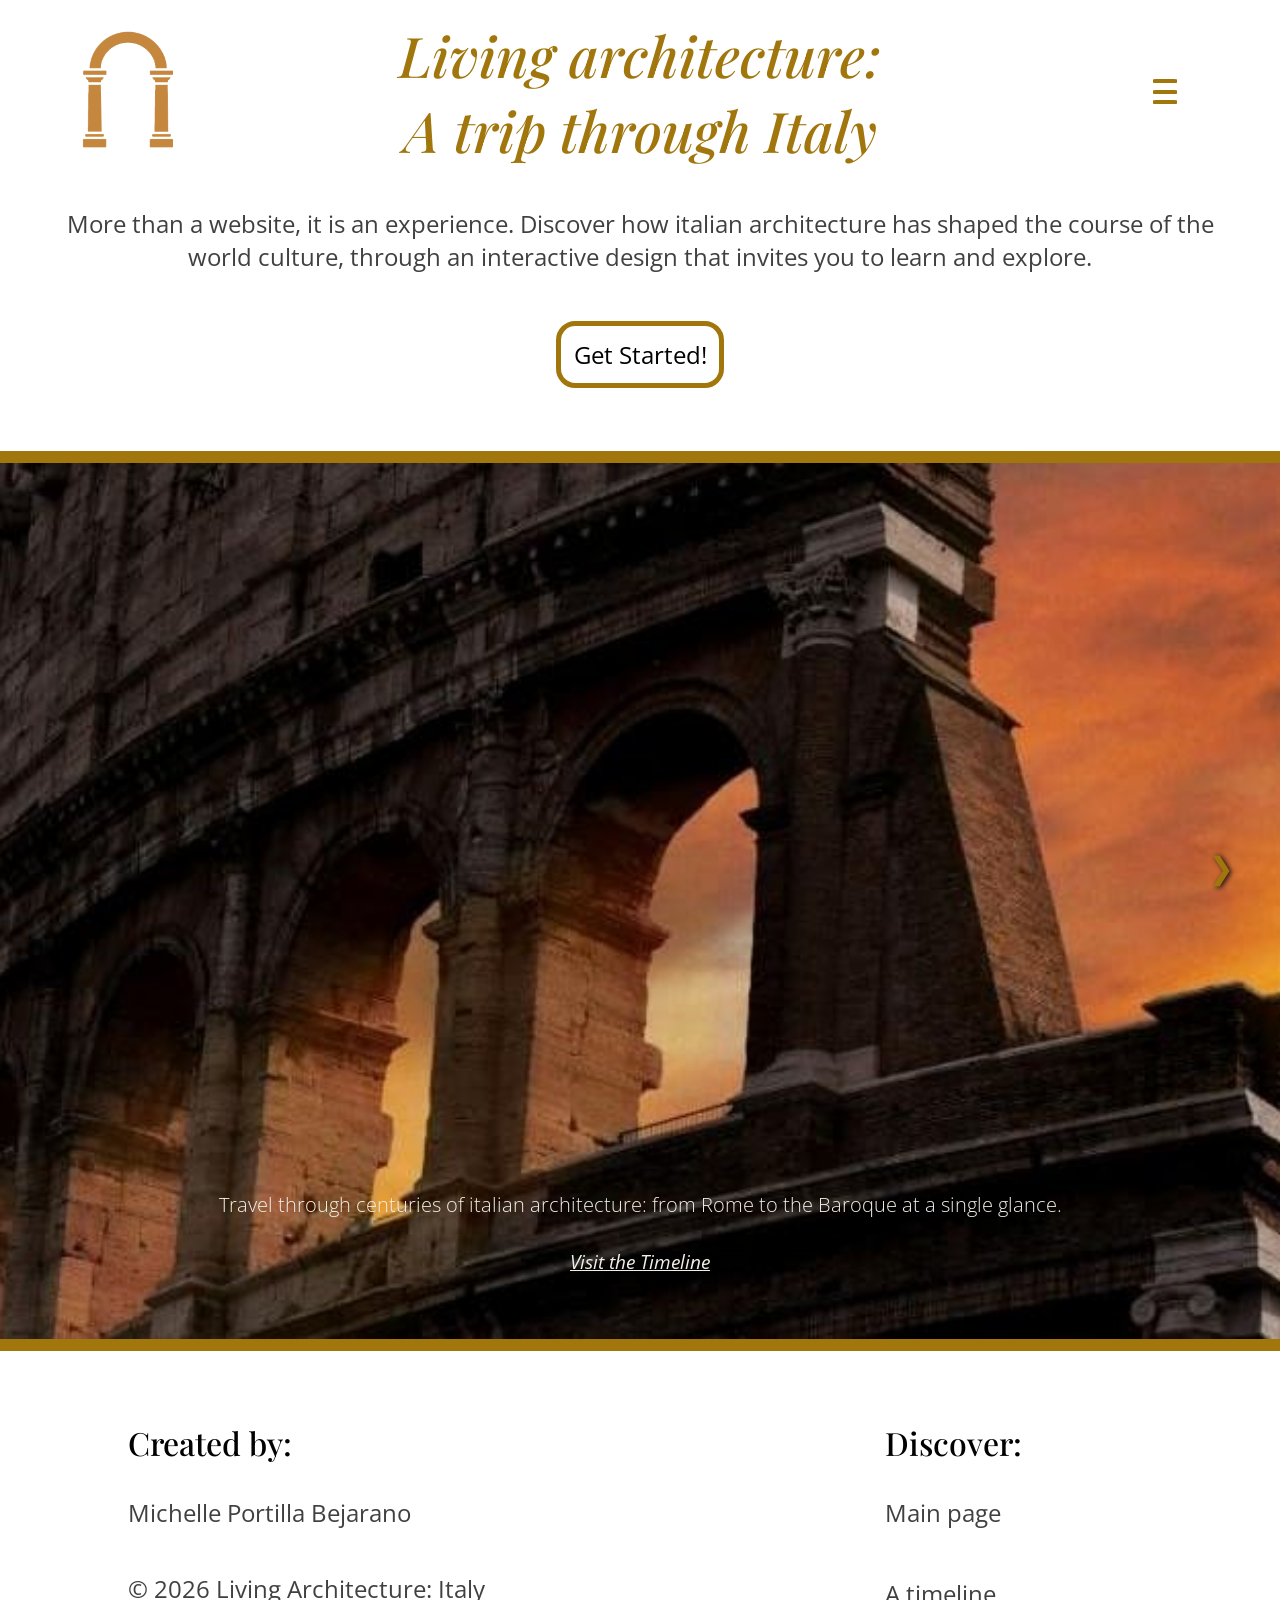
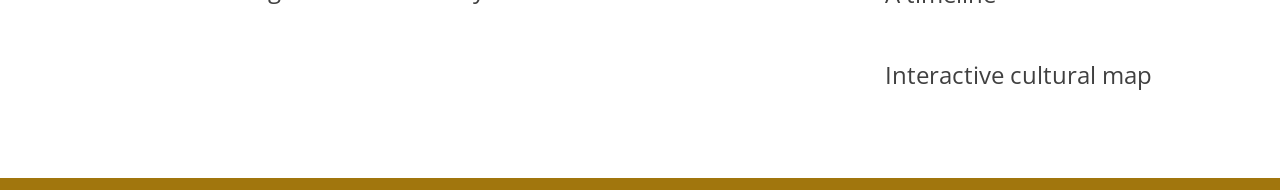
<file: index.html>
<!DOCTYPE html>
<html lang="en">
<head>
    <meta charset="UTF-8">
    <meta name="viewport" content="width=device-width, initial-scale=1.0">
    <title>Living architecture: Italy</title>
    <meta name="description" content="Interactive website about Italian architecture and culture. Explore timelines, maps, and history through an accessible and adaptable design.">
    <link rel="stylesheet" href="css/style.css">
    <link href="https://fonts.googleapis.com/css2?family=Playfair+Display:ital,wght@1,500&display=swap" rel="stylesheet">
    <link href="https://fonts.googleapis.com/css2?family=Open+Sans:wght@400;600;700&display=swap" rel="stylesheet">
</head>
<body class="main-page">
    <!--Header-->
    <header>
        <div class="header-top">
            <div class="logo">
                <img src="images/main_page/Main figure.png" alt="Roman Arc">
            </div>
            <h1 id="main_page_Title">Living architecture:<br>A trip through Italy</h1>
        </div>
        
        <!--Menu-->
        <nav class="menu_container" aria-label="Main navigation">
            <input type="checkbox" id="menu_desplegable">
            <label for="menu_desplegable" class="menu-icon">
                <span></span>
                <span></span>
                <span></span>
            </label>

            <!--Dropdown-->
            <div class="menu">
                <ul>
                    <li><a id="menuMainLink" href="index.html" aria-current="page">Main page</a></li>
                    <li><a id="menuTimelineLink" href="timeline.html">Timeline</a></li>
                    <li><a id="menuMapLink" href="cultural-map.html">Cultural map</a></li>
                    <li><a id="English" href="#English" class="lang" data-lang="en">English</a></li>   
                    <li><a id="Spanish" href="#Spanish" class="lang" data-lang="es">Spanish</a></li>           
                </ul>
            </div>
        </nav>
    </header>

        <!--Main text(header)-->
    <section class="main_text">
        <div class="main_content">
            <p id="main_text">More than a website, it is an experience. Discover how italian architecture has shaped the course of the world culture, through an interactive design that invites you to learn and explore.</p>
            <a id="startBtn" href="timeline.html" class="btn">Get Started!</a>
        </div>
    </section>

    <!--Main Section-->
    <main class="horizontal-scroll">
        </section>
        <!--Scroll-->
        <!-- Section 1 -->
        <section id="primera" class="scroll" style="background-image: url(images/main_page/Rome_1.jpg);" aria-label="Roman Colosseum">
            <h2 id="timelineInvite">Travel through centuries of italian architecture: from Rome to the Baroque at a single glance.</h2>
            <a id="visitTimelineBtn" href="timeline.html"class="btn_scroll">Visit the Timeline</a>
            <a href="#segunda" class="arrow">❯</a>
        </section>

        <!-- Section 2 -->
        <section id="segunda" class="scroll" style="background-image: url(images/main_page/Catedral\ de\ Florencia.jpg);" aria-label="Florence Cathedral">
            <div class="overlay">
                <h2 id="culturalmapInvite">Discover where Italy's architectural wonders come alive: explore the interactive map and trace history across cities and monuments.</h2>
                <a id="visitMapBtn" href="cultural-map.html" class="btn_scroll">Visit the Interactive Map</a>
                <a href="#primera" class="arrow">❮</a>
            </div>
        </section>

        <!--"opcional"<section class="scroll" style="background-image: url(images/main_page/Basilica\ de\ San\ Pedro.jpg);">
            <h2>Step into Italy´s visual journey: a gallery that captures centuries of architecture, art, and culture in one place.</h2>
            <a href="#Gallery" class="btn_scroll">Visit the Gallery</a>
        </section>-->
    </main>
    <!--Footer-->
    <footer>
        <div class="footer_columns">
            <div class="footer-left">
                <h3 id="createdByTitle">Created by:</h3>
                <p>Michelle Portilla Bejarano</p>
                <p id="credits" class="bottom">
                    &copy; 2026 Living Architecture: Italy</p>
            </div>
            <div>
                <h3 id="discoverTitle">Discover:</h3>
                <nav>
                    <ul>
                        <li><a id="mainLink1" href="index.html" aria-current="page">Main page</a></li>
                        <li><a id="timelineLink1" href="timeline.html">A timeline</a></li>
                        <li><a id="mapLink1" href="cultural-map.html">Interactive cultural map</a></li>
                    </ul>
                </nav>
            </div>
        </div>
    </footer>
    <script type="module" src="js/main.js"></script>
</body>
</html>
</file>
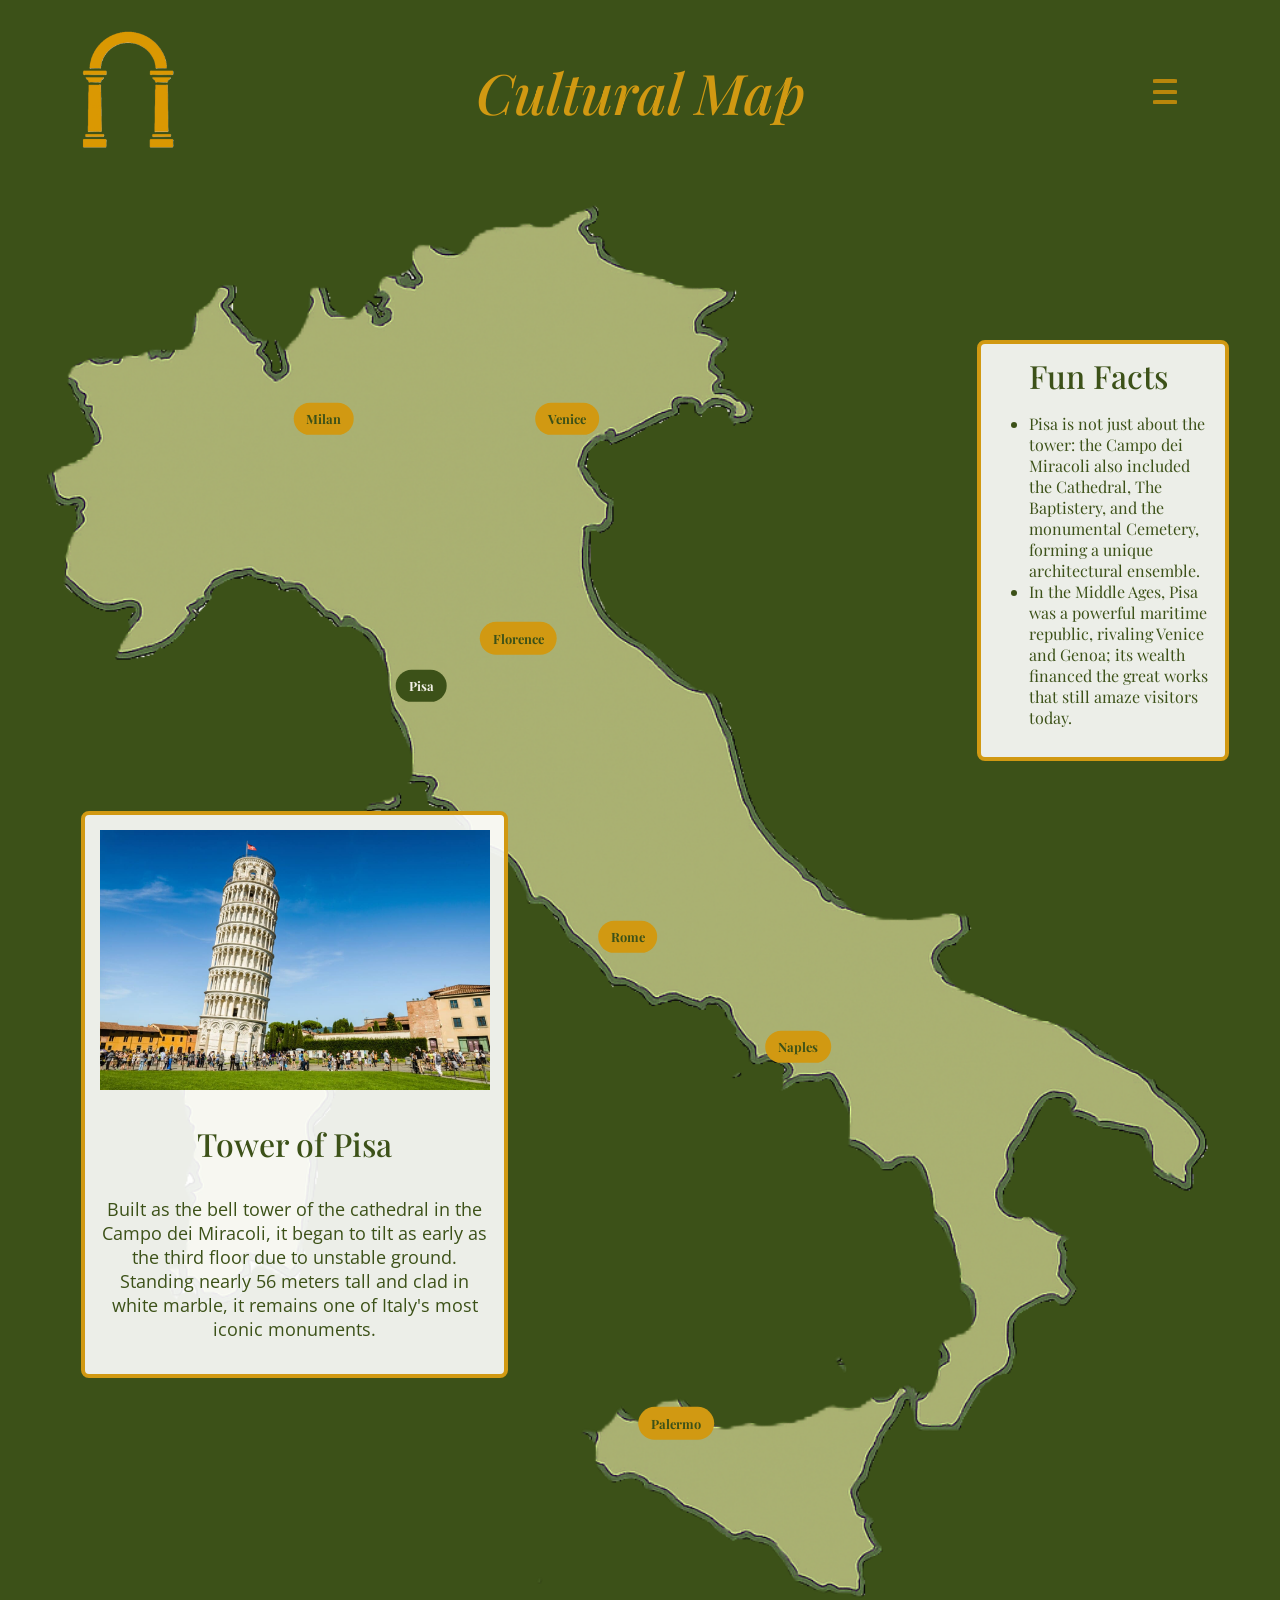
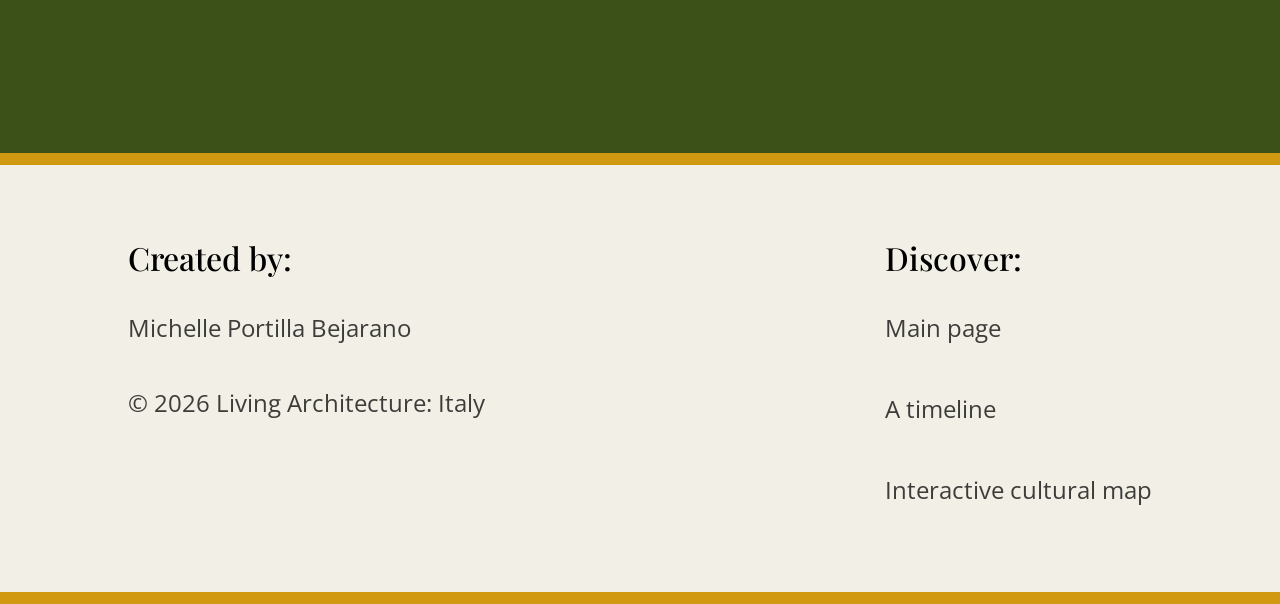
<file: cultural-map.html>
<!DOCTYPE html>
<html class="cultural_map_page" lang="en">
<head>
    <meta charset="UTF-8">
    <meta name="viewport" content="width=device-width, initial-scale=1.0">
    <title>Cultural Map - Living architecture: Italy</title>
    <meta name="description" content="Interactive cultural map of Italy showcasing monuments like the Tower of Pisa, with historical context, fun facts, and accessible design for all users.">
    <link rel="stylesheet" href="css/style.css">
    <link href="https://fonts.googleapis.com/css2?family=Playfair+Display:ital,wght@1,500&display=swap" rel="stylesheet">
    <link href="https://fonts.googleapis.com/css2?family=Open+Sans:wght@400;600;700&display=swap" rel="stylesheet">
</head>

<body class="cultural_map_page">
    <!--Header-->
    <header class="header_cultural_map">
        <div class="logo">
            <img src="images/cultural_map/Main figure.png" alt="logo"  fetchpriority="high">
        </div>

        <h1 id="mapMainTitle">Cultural Map</h1>

        <!--Menu-->
        <nav class="menu_container" aria-label="Main navigation">
            <input type="checkbox" id="menu_desplegable">
            <label for="menu_desplegable" class="menu-icon">
                <span></span>
                <span></span>
                <span></span>
            </label>
        
        <!--Dropdown-->
            <div class="menu" id="menu">
                <ul>
                    <li><a id="menuMainLink" href="index.html">Main page</a></li>
                    <li><a id="menuTimelineLink" href="timeline.html" >Timeline</a></li>
                    <li><a id="menuMapLink" href="cultural-map.html"  aria-current="page">Cultural map</a></li>
                    <li><a id="English" href="#English" class="lang" data-lang="en">English</a></li>   
                    <li><a id="Spanish" href="#Spanish" class="lang" data-lang="es">Spanish</a></li>             
                </ul>
            </div>
        </nav>
    </header>

    <!--Main section(map)-->
    <main>
        <section class="interactive_map" aria-labelledby="map-title">
            <h2 class="map-title">Interactive Cultural Map of Italy</h2>

            <div class="map">
                <img src="images/cultural_map/Slueta Italia.png" alt="Italy Map" class="map_image">

                <!--Cities-->
                <button id="Pisa" class="city-point pisa active" data-city="pisa">Pisa</button>
                <button id="Rome" class="city-point rome" data-city="rome">Rome</button>
                <button id="Florence" class="city-point florence" data-city="florence">Florence</button>
                <button id="Venice" class="city-point venice" data-city="venice">Venice</button>
                <button id="Milan" class="city-point milan" data-city="milan">Milan</button>
                <button id="Naples" class="city-point naples" data-city="naples">Naples</button>
                <button id="Palermo" class="city-point palermo" data-city="palermo">Palermo</button>

            <!--Pisa Info. Box-->
                <div class="pisa-info-box" id="cityBox">
                    <img id="cityImage" src="images/cultural_map/Torre de Pisa.jpeg" alt="Tower of Pisa" class="info-image">
                    <h3 id="cityName">Tower of Pisa</h3>
                    <p id="cityText">Built as the bell tower of the cathedral in the Campo dei Miracoli, it began to tilt as early as the third floor due to unstable ground. Standing nearly 56 meters tall and clad in white marble, it is a symbol of Romanesque architecture and Italian resilience, having survived centuries of restoration attempts. Today, recognized as a UNESCO World heritage Site, it continues to fascinate millions of visitors each year.</p>
                </div>
            </div>
            <div class="fun_facts_pisa_tower">
                <h3 id="cityTitle">Fun Facts</h3>
                <ul id="cityFacts">
                    <li>Pisa is not just about the tower: the Campo dei Miracoli also included the Cathedral, The Baptistery, and the monumental Cemetery, forming a unique architectural ensemble.</li>
                    <li>In the Middel Ages, Pisa was a powerful martime republic, rivaling Venice and Genoa; its wealth financed the grear works that still amaze visitors today.</li>
                </ul>
            </div>
        </section>
    </main>
        <!--Footer-->
    <footer>
        <div class="footer_columns">
            <div class="footer-left">
                <h3 id="createdByTitle">Created by:</h3>
                <p>Michelle Portilla Bejarano</p>
                <p id="credits" class="bottom">
                    &copy; 2026 Living Architecture: Italy</p>
            </div>
            <div>
                <h3 id="discoverTitle">Discover:</h3>
                <nav>
                    <ul>
                        <li><a id="mainLink1" href="index.html">Main page</a></li>
                        <li><a id="timelineLink1" href="timeline.html">A timeline</a></li>
                        <li><a id="mapLink1" href="cultural-map.html" aria-current="page">Interactive cultural map</a></li>
                    </ul>
                </nav>
            </div>
        </div>
    </footer>
    <script type="module" src="js/main.js"></script>
</body>
</html>
</file>
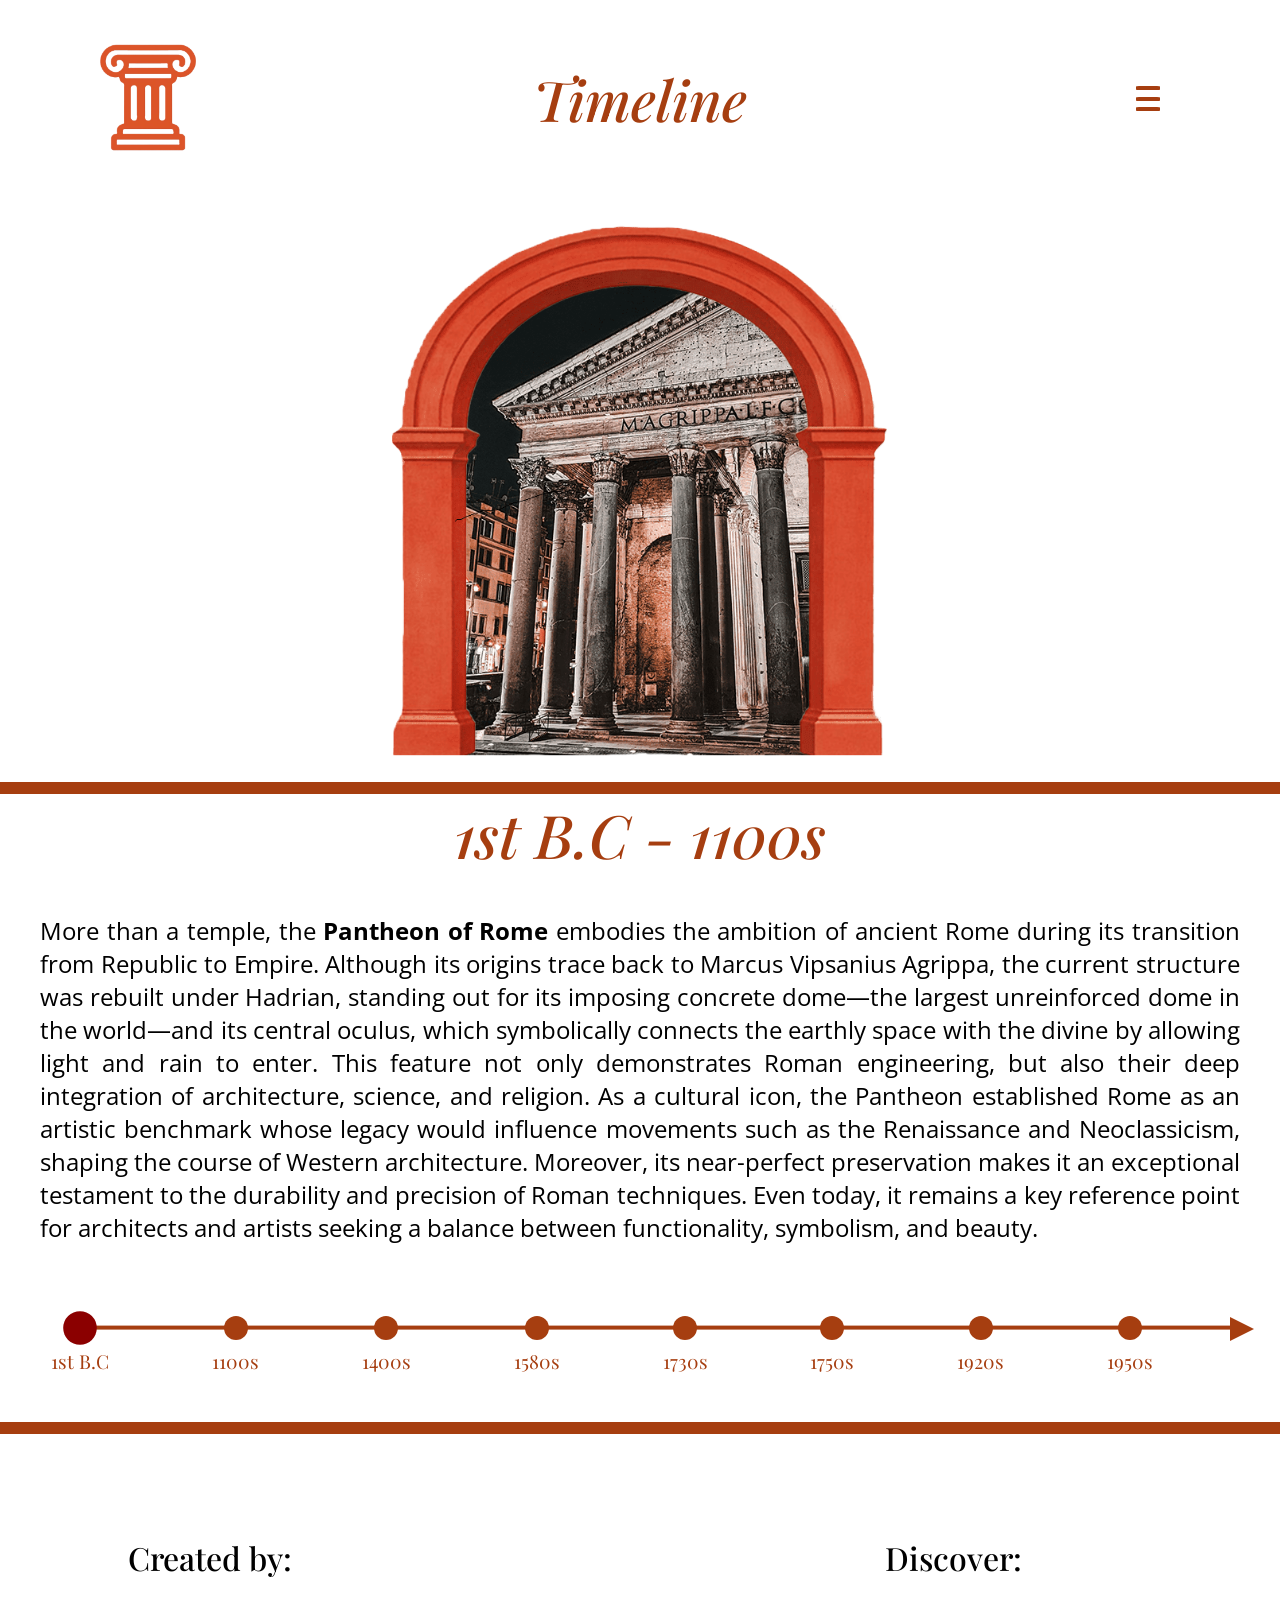
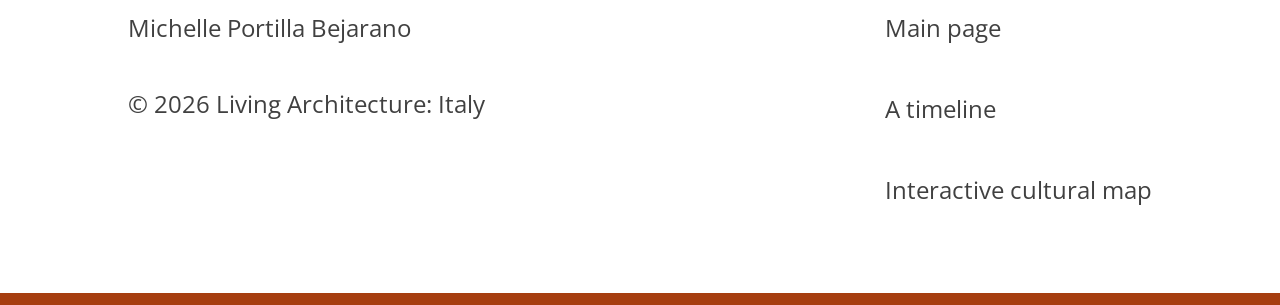
<file: timeline.html>
<!DOCTYPE html>
<html lang="en">
<head>
    <meta charset="UTF-8">
    <meta name="viewport" content="width=device-width, initial-scale=1.0">
    <title>Timeline - Living architecture: Italy</title>
    <meta name="description" content="Explore the historical timeline of Italian architecture, from the Roman Republic to the Empire, with monuments, temples, and cultural landmarks explained in detail.">
    <link rel="stylesheet" href="css/style.css">
    <link href="https://fonts.googleapis.com/css2?family=Playfair+Display:ital,wght@1,500&display=swap" rel="stylesheet">
    <link href="https://fonts.googleapis.com/css2?family=Open+Sans:wght@400;600;700&display=swap" rel="stylesheet">
</head>

<body class="Timeline_page">
    <!--Header-->
    <header>
        <div class="logo">
            <img src="images/timeline/Icono columna romana.png" alt="logo" fetchpriority="high">
        </div>
        
        <h1 id="timelineMainTitle">Timeline</h1>

        <!--Menu-->
        <nav class="menu_container" aria-label="Main navigation">
            <input type="checkbox" id="menu_desplegable">
            <label for="menu_desplegable" class="menu-icon">
                <span></span>
                <span></span>
                <span></span>
            </label>
            
            <!--Dropdown-->
            <div class="menu" id="menu">
                <ul>
                    <li><a id="menuMainLink" href="index.html">Main page</a></li>
                    <li><a id="menuTimelineLink" href="timeline.html" aria-current="page">Timeline</a></li>
                    <li><a id="menuMapLink" href="cultural-map.html">Cultural map</a></li>
                    <li><a id="English" href="#English" class="lang" data-lang="en">English</a></li>   
                    <li><a id="Spanish" href="#Spanish" class="lang" data-lang="es">Spanish</a></li>            
                </ul>
            </div>
        </nav>
    </header>

    <!--Main pictures (scroll)-->
    <main>
        <section class="timeline_scroll">
            <div class="carousel-wrapper">
                <div class="carousel-track" id="carouselTrack">

                    <div class="slide"><img src="images/timeline/Panteon de Roma.png"></div>
                    <div class="slide"><img src="images/timeline/Catedral de Siena.png"></div>
                    <div class="slide"><img src="images/timeline/Basilica de San Pedro.png"></div>
                    <div class="slide"><img src="images/timeline/Palacio de Caserta.png"></div>
                    <div class="slide"><img src="images/timeline/Palacio Stupinigi.png"></div>
                    <div class="slide"><img src="images/timeline/Galleria Vittorio Emanuele II.png"></div>
                    <div class="slide"><img src="images/timeline/Palazzo della Civiltà Italiana.png"></div>
                    <div class="slide"><img src="images/timeline/Bosco Verticale Milan.png"></div>
                </div>
            </div>
        </section>

        <section class="info1BC">
            <h2 id="timelineTitle">1st B.C - 1100s</h2>

            <p id="timelineText">More than a temple, the <b>Pantheon of Rome</b> embodies the ambition of ancient Rome during its transition from Republic to Empire.</p>
        </section>

        <!--Timeline-->
        <section class="timeline-bar">
            <div class="timeline-track">
                <div class="timeline-point">
                    <div class="circle"></div>
                    <div class="label" id="year1">1st B.C</div>
                </div>
                <div class="timeline-point">
                    <div class="circle"></div>
                    <div class="label" id="year2">1100s</div>
                </div>
                <div class="timeline-point">
                    <div class="circle"></div>
                    <div class="label" id="year3">1400s</div>
                </div>
                <div class="timeline-point">
                    <div class="circle"></div>
                    <div class="label" id="year4">1580s</div>
                </div>
                <div class="timeline-point">
                    <div class="circle"></div>
                    <div class="label" id="year5">1730s</div>
                </div>
                <div class="timeline-point">
                    <div class="circle"></div>
                    <div class="label" id="year6">1750s</div>
                </div>
                <div class="timeline-point">
                    <div class="circle"></div>
                    <div class="label" id="year7">1920s</div>
                </div>
                <div class="timeline-point">
                    <div class="circle"></div>
                    <div class="label" id="year8">1950s</div>
                </div>
                <div class="timeline-arrow"></div>
            </div>
        </section>
    </main>

    <!--Footer-->
    <footer class="timeline_footer">
        <div class="footer_columns">
            <div class="footer-left">
                <h3 id="createdByTitle">Created by:</h3>
                <p>Michelle Portilla Bejarano</p>
                <p id="credits" class="bottom">
                    &copy; 2026 Living Architecture: Italy</p>
            </div>
            <div>
                <h3 id="discoverTitle">Discover:</h3>
                <nav>
                    <ul>
                        <li><a id="mainLink1" href="index.html">Main page</a></li>
                        <li><a id="timelineLink1" href="timeline.html" aria-current="page">A timeline</a></li>
                        <li><a id="mapLink1" href="cultural-map.html">Interactive cultural map</a></li>
                    </ul>
                </nav>
            </div>
        </div>
    </footer>
    <script type="module" src="js/main.js"></script>
</body>
</html>
</file>
<file: css/style.css>
/*General*/

:root {
    font-size: 16px;

    --fs-h1: clamp(2.5rem, 7vw, 3.5rem);
    --fs-h2: clamp(1.5rem, 3vw, 2.2rem);
    --fs-h3: clamp(1.6rem, 2.8vw, 2rem);
    --fs-body: clamp(0.95rem, 1.2vw, 1.1rem);
}

body {
    margin: 0;
    align-items: center;
    scroll-behavior: smooth;
}

body .main-page {
    background-color: #F2F0E6;
}

/*Text Settings*/

h1 {
    flex: 1;
    text-align: center;
    font-family: 'Playfair Display';
    font-weight: 500;
    font-style: italic;
    font-size: var(--fs-h1);
}

p {
    font-family: 'Open Sans', sans-serif;
    color: rgb(0, 0, 0, 0.75);
    font-size: 1.5rem;
}

/*Header*/
header {
    position: relative;
    display: flex;
    flex-direction: row;
    align-items: center;
    justify-content: space-between;
    padding: 1% 0;
    margin: 0 4%;
    color: #A1760D;
    gap: 1rem;
}

header h1 {
    position: absolute;
    left: 50%;
    transform: translateX(-50%);
    margin: 0;
    text-align: center;
    width: max-content;
}

.header-top {
    display: flex;
    flex-direction: row;
    align-items: center;
    justify-content: space-between;
    gap: 1rem;
    flex: 1;
}

.logo {
    flex: 0 0 15%;
}
.logo img {
    max-width: 12vw;
    height: auto;
    opacity: 90%;
}

header a {
    text-decoration: none;
    font-family: 'Playfair Display';
    font-weight: 100;
    color: #A1760D;

}

header ul li {
    list-style: none;
}

nav {
    flex: 0 0 40%;
}

/*Menu Settings*/
.menu_container {
    position: relative;
    display: flex;
    flex: 0 0 auto;
    width: 7%;
}

#menu_desplegable {
    position: absolute;
    opacity: 0;
    pointer-events: none;
}

.menu-icon {
    display: inline-block;
    cursor: pointer;
}

.menu-icon span {
    display: block;
    width: 1.5rem;
    height: 0.25rem;
    margin: 0.4rem;
    background:#A1760D;
    border-radius: 12.5%;
    transition: 0.4s;
}

.menu {
    position: absolute;
    width: 20vw;
    top: 100%;
    right: 0;
    background: rgba(242, 240, 230, 0.95);
    max-height: 0;
    overflow: hidden;
    transition: max-height 0.4s ease-out;
    border-radius: 6%;
    box-shadow: 0 2rem 8rem rgba(0, 0, 0, 0.5);
    z-index: 1000;
}

/*Menu Dropdown*/
#menu_desplegable:checked ~ .menu {
    max-height: 50vw;
}

.menu ul {
    display: flex;
    flex-direction: column;
    justify-content: flex-start;
    list-style: none;
    margin: 0;
    padding: 5%;
    width: 100%;
}

.menu ul li {
    flex: 1;
}

.menu ul li a {
    display: block;
    font-size: 1.2rem;
    line-height: 1.6;
    padding: 0.5vw;
    color: #A1760D;
}

.menu-icon:focus-visible {
    outline: 3px solid #A1760D;
    outline-offset: 4px;
}

/*Excepción Timeline*/
.Timeline_page .menu-icon:focus-visible {
    outline: 3px solid #a63e10;
    outline-offset: 4px;
}

/*Main text (header)*/
.main_text {
    width: 100%;
    display: block;
    position: relative;
    z-index: 2;
}
.main_text .main_content{
    justify-content: center;
    align-items: center;
    display: block;
    text-align: center;
    font-style: normal;
    margin: 3%;
    margin-top: 0px;
}

.main_text .btn {
    display: inline-block;
    font-family: 'Open Sans', sans-serif;
    font-size: 1.5rem;
    margin: 2%;
    border: 0.4vw solid #A1760D;
    background: transparent;
    color: rgb(0, 0, 0);
    transition: all 0.3s ease;
    padding: 1%;
    border-radius: 1.5vw;
    text-decoration: none;
}

.main_text .btn:hover {
    background: #A1760D;
    color: #fff;
}

/*Main Scroll*/
.horizontal-scroll {
    display: flex;
    overflow-x: scroll;
    scroll-snap-type: x mandatory;
    overflow-y: hidden;
    width: 100vw;
    height: 100vh;
    scroll-behavior: smooth;

    scrollbar-width: none;  /* Firefox */
    -ms-overflow-style: none;  /* Edge */
}

.horizontal-scroll::-webkit-scrollbar {
  display: none;  /* Chrome, Safari, Opera */
}

.scroll {
    flex: 0 0 100vw;
    color: #F2F0E6;
    height: 100vh;
    background-size: cover;
    background-position: center;
    display: flex;
    flex-direction: column;
    justify-content: end;
    align-items: center;
    border-top: 1vw solid #A1760D;
    border-bottom: 1vw solid #A1760D;
    scroll-snap-align: start;
    position: relative;
    box-sizing: border-box;
}

h2 {
    font-family: 'Open Sans', sans-serif;
    font-weight: 300;
    color: #F2F0E6;
    font-size: var(--fs-h2);
}

.scroll h2 {
    font-size: clamp(1rem, 1.6vw, 1.3rem);
    text-align: center;
    max-width: 80%;
}
.horizontal-scroll a{
    font-size: clamp(0.9rem, 1.5vw, 1.2rem);
}

.btn_scroll {
    background: transparent;
    color: #F2F0E6;
    padding: 1% 2%;
    font-family: 'Open Sans', sans-serif;
    font-style: italic;
    font-size: clamp(1rem, 1.5vw, 1.3rem);
    margin-bottom: 4%;
}

.arrow {
    position: absolute;
    top: 45%;
    right: 4%;
    font-family: 'Courier New', Courier, monospace;
    font-size: 8vw;
    font-weight: regular;
    color: #A1760D;
    text-shadow: 1px 1px 3px rgb(17, 15, 15);
    text-decoration: none;
    transition: transform 0.3s;
    transform: scale(1.6);
    display: inline-block;
    box-shadow: 0 2rem 8rem rgba(0, 0, 0, 1);
}

.arrow:hover {
    transform: scale(2.3);
}

.overlay {
    display: flex;
    flex-direction: column;
    justify-content: end;
    align-items: center;
    background: rgb(0, 0, 0, 0.5);
    text-align: center;
}

/*Footer*/
h3 {
    font-family: 'Playfair Display';
    font-weight: 500;
    font-style: normal;
    font-size: var(--fs-h3);
}

footer p {
    font-size: 1.5rem;
    margin-bottom: 12%;
}

.footer_columns {
    display: flex;
    justify-content: space-between;
    padding: 3% 10%;
    max-width: 1200px;
    margin: 0 auto;
}

footer a {
    color:rgb(0, 0, 0, 0.75);
    text-decoration: none;
}

footer ul {
    padding-left: 0;
    margin-left: 0;
}

footer ul li {
    margin-bottom: 18%;
    font-family: 'Open Sans', sans-serif;
    font-size: 1.5rem;
    list-style: none;
}

footer {
    border-bottom: 1vw solid #A1760D;
}

/*Timeline_page Settings*/
.Timeline_page header {
    display: flex;
    justify-content: space-between;
    align-items: center;
    padding: 1.25rem;
    color: #a63e10;
}

.Timeline_page h1 {
    margin-bottom: 0px;
}

.Timeline_page a {
    color: #a63e10;
}

.Timeline_page span {
    background: #a63e10;
}
.Timeline_page .menu ul li a {
    color: #a63e10;
}

.timeline_scroll {
    width: 100%;
    overflow: hidden;
    border-bottom: 1vw solid #a63e10;
}

.carousel-wrapper {
    width: 100%;
    overflow: hidden;
}

.carousel-track {
    display: flex;
    transition: transform .7s ease;
}

.slide {
    min-width: 100%;
    display: flex;
    justify-content: center;
    align-items: center;
    padding: 2rem 0;
}

.slide img {
    width: min(85vw, 620px);
    max-height: 520px;
    object-fit: contain;
    opacity: .35;
    filter: blur(1px);
    transition: .5s;
}

.slide.active img {
    opacity: 1;
    filter: blur(0);
    transform: scale(1.02);
}

@media(max-width: 768px) {
    .slide img{
        width:92vw;
        max-height:380px;
    }
}

.Timeline_page .info1BC {
    color: #a63e10;
    display: contents;
    align-items: center;
    justify-content: center;
    text-align: center;
    margin: 4rem;
}

.info1BC h2 {
    flex: 1;
    text-align: center;
    font-family: 'Playfair Display';
    font-weight: 500;
    font-style: italic;
    font-size: clamp(2rem, 5vw, 3.75rem);
    color: #a63e10;
    padding: 0;
    margin: 0;
}

.info1BC p {
    color: black;
    margin-top: 0;
    padding-top: 0p;
    padding: 2.5rem;
    text-align: justify;
}

/*Timeline Page Interactivity*/
.timeline-bar {
    display: flex;
    justify-content: center;
    margin: 2rem 0;
    padding: 0 0 3rem 0;
    border-bottom: 1vw solid #a63e10
}

.timeline-track {
    display: flex;
    align-items: flex-start;
    justify-content: space-between;
    position: relative;
    width: 100%;
    padding: 0 2vw;
}

.timeline-track::before {
    content: "";
    position: absolute;
    top: 0.75rem;
    left: calc(6.5%);
    right: calc(3%);
    height: 0.3rem;
    background-color: #a63e10;
    transform: translateY(-50%);
    z-index: 0;
}

.timeline-point {
    display: flex;
    flex-direction: column;
    align-items: center;
    margin: 0 2vw;
    z-index: 1;
    position: relative;
}

.circle {
    width: 1.5rem;
    height: 1.5rem;
    border-radius: 50%;
    background-color: #a63e10;
    transition: background-color 0.3s, transform 0.3s;
    cursor: pointer;
    z-index: 1;
}

.circle:focus-visible {
    outline: 3px solid black;
    transform: scale(1.4);
}

.circle.active {
    background-color: darkred;
    transform: scale(1.4);
}

.timeline-arrow {
    width: 0;
    height: 0;
    top: -1rem;
    border-left: 1.5rem solid #a63e10;
    border-top: 0.8rem solid transparent;
    border-bottom: 0.8rem solid transparent;
    align-self: center;
    position: relative;
    z-index: 2;
}

.label {
    margin-top: 0.5rem;
    font-size: 1.2rem;
    color: #a63e10;
    font-family: 'Playfair Display', serif;
}
/*-Footer*/

.timeline_footer {
    border-bottom: 1vw solid #a63e10;
}

.Timeline_page footer a {
    color: rgb(0, 0, 0, 0.75);
}

/*Cultural Map_page Settings*/

html .cultural_map_page, 
body .cultural_map_page {
    background-color: #3C5118;

}

.cultural_map_page header.header_cultural_map {
    color: #D19912;
    background-color: #3C5118;
}

header.header_cultural_map a {
    color: #D19912;
}

.header_cultural_map span {
    background: #b8860b;
}

/*Interactive Map Settings*/
.map-title {
    position: absolute;
    width: 1px;
    height: 1px;
    overflow: hidden;
    clip: rect(0,0,0,0);
}

.interactive_map {
    position: relative;
    background-color: #3C5118;
    border-bottom: 1vw solid #D19912;
}

.map {
    position: relative;
    width: min(95vw, 1400px);
    margin: auto;
}

.map_image {
    width: 100%;
    height: auto;
    display: block;
}

.city-point{
    position:absolute;
    transform:translate(-50%,-50%);
    border:none;
    border-radius:999px;
    background:#D19912;
    color:#3C5118;
    font-weight:700;
    padding: clamp(3px, 0.6vw, 10px) clamp(6px, 1vw, 16px);
    cursor:pointer;
    font-family:'Playfair Display';
    font-size: clamp(8px, 1vw, 18px);
    transition:.3s;
    z-index:10;
}

.city-point:hover{
    transform:translate(-50%,-50%) scale(1.08);
}

.city-point:focus-visible {
    transform: translate(-50%, -50%) scale(1.1);
    outline: 2px solid #fff;
}

.city-point.active{
    background:#3C5118;
    color:#F2F0E6;
}

.pisa{
    left:32%;
    top:32%;
}

.rome{
    left:49%;
    top:48%;
}

.florence{
    left:40%;
    top:29%;
}

.venice{
    left:44%;
    top:15%;
}

.milan{
    left:24%;
    top:15%;
}

.naples{
    left:63%;
    top:55%;
}

.palermo{
    left:53%;
    top:79%;
}

.cultural_map_page footer {
    background-color: #F2F0E6;
}

/*Info. Tower of Pisa*/
.pisa-info-box {
    top: 40%;
    left: 4%;
    width: 390px;
    max-width: 80%;
    position: absolute;
    background: rgba(255,255,255,0.9);
    border: 4px solid #D19912;
    border-radius: 8px;
    padding: 0.93rem;
    width: 390px;
    font-family: 'Playfair Display', serif;
    color: #3C5118;
}


.pisa-info-box p {
    font-size: 18px;
    text-align: center;
    color: #3C5118;
}

.pisa-info-box img {
    width: 100%;
    height: auto;
    display: block;
    margin-bottom: 0.62rem;
}

.pisa-info-box h3 {
    justify-content: center;
    text-align: center;
}

.pisa-info-box.info-image {
    height: 20px;
    border-bottom: 2px solid #D19912;
    margin-bottom: 0.62rem;
}

.fun_facts_pisa_tower h3 {
    margin-top: 0.5rem;
    margin-bottom: 0.5rem;
}

.fun_facts_pisa_tower {
    top: 10%;
    right: 4%;
    position: absolute;
    background: rgba(255,255,255,0.9);
    border: 4px solid #D19912;
    border-radius: 8px;
    padding: 0.1rem 1rem 0.8rem 0.5rem;
    width: 220px;
    font-family: 'Playfair Display', serif;
    color: #3C5118;
    text-align: center;
}

.fun_facts_pisa_tower ul li {
    text-align: left;
    font-style: normal;
}

/*Cultural Map Footer*/
.cultural_map_page footer {
    border-bottom: 1vw solid #D19912;
}

/*Main page - General Settings - Media Queries <576px*/
@media (max-width: 576px) {
    body {
    overflow-x: hidden;
    }
    /*Header*/
    header {
        flex-direction: column;
        align-items: center;
        margin: 0;
        padding: 0;
    }

    /*Logo*/
    .logo {
        display: none;
    }

    .main-page header h1 {
        position: static;
        transform: none;
        left: auto;
        width: 100%;
        text-align: center;
        margin: 0;
    }


    /*Título*/
    h1 {
        flex: 0 0 auto;
        text-align: center;
        font-size: 7vw;
        margin: 2% 0;
    }
    /*Menu*/
    .menu_container {
        width: 100%;
        background-color: #A1760D;
        display: flex;
        justify-content: flex-end;
        padding: 0 4%;
    }
    .Timeline_page .menu_container {
        background-color: #a63e10;
    }
    .cultural_map_page .menu_container {
        background-color: #A1760D;
    }
    .menu-icon {
        margin-right: 1rem;
    }
    .menu-icon span {
        width: 1.5rem;
        background: #F2F0E6;
        margin: 0.4rem;
    }
    .Timeline_page .menu-icon span {
        background: #F2F0E6;
    }
    .header_cultural_map span {
    background: #F2F0E6;
    }
    .menu {
        width: 35%;
        right: 0;
    }
    .menu ul li a {
        display: block;
        font-size: 1.2rem;
        line-height: 1.6;
        padding: 0.5rem;
        color: #A1760D;
    }
    .Timeline_page .menu ul li a {
        color: #a63e10;
    }
    
    /*Main text*/
    p {
        font-size: 1.1rem;
    }
    .main_text .btn {
        font-size: 1.1rem;
    }

    /*Main Scroll*/
    .horizontal-scroll {
        width: 100%;
    }
    .scroll {
        flex: 0 0 100%;
    }
    h2 {
        font-size: 1.1rem;
        text-align: center;
    }
    .horizontal-scroll a {
        font-size: 1.1rem;
    }
    .arrow {
        transform: scale(2.5);
    }
    .arrow:hover {
        transform: scale(3.5);
    }

    /*Footer*/
    h3 {
        font-size: 4.8vw;
        padding: 3% 3% 0 0;
    }
    footer p {
        font-size: 1.1rem;
        padding: 3% 3% 0 0;
    }
    footer ul li {
        font-size: 1.1rem;
        padding: 3% 3% 0 0;
    }
    /*Media Queries Timeline*/
    .Timeline_page header {
        display: flex;
        flex-direction: column;
        align-items: stretch;
        padding: 0;
        margin: 0;
    }

    .Timeline_page .menu_container {
        width: 100%;
        display: flex;
        justify-content: flex-end;
        padding: 0.2rem 0.6rem;
        background-color: #a63e10;
    }
    .Timeline_page header h1 {
        position: static;
        transform: none;
        left: auto;
        width: 100%;
        text-align: center;
        margin: 0;
    }

    .Timeline_page .logo {
        display: none;
    }
    /*Media Queries Cultural Map*/
    .cultural_map_page header h1 {
        position: static;
        transform: none;
        left: auto;
        width: 100%;
        text-align: center;
        margin: 0;
    }
    .interactive_map {
        display: relative;
        flex-direction: column;
        align-items: center;
        position: static;
    }
    .map {
        width: 100%;
        margin:0;
    }
    .map_image {
        width: 100%;
        height: auto;
    }
    .pisa {
        left: 32%;
        top: 16%;
    }
    .rome {
        left:49%;
        top:25%;
    }
    .florence {
        left:40%;
        top:14%;
    }
    .venice {
        left:44%;
        top:7%;
    }
    .milan {
        left:24%;
        top:8%;
    }
    .naples {
        left:63%;
        top:29%;
    }
    .palermo {
        left:53%;
        top:41%;
    }
    .pisa-info-box {
        position: static;
        width: 90%;
        margin: 1rem auto;
        left: auto;
        top: auto
    }
    .fun_facts_pisa_tower {
        position: static;
        width: 90%;
        margin: 1rem auto;
        top: auto;
        right: auto;
    }
}

/*Main page - General Settings - Media Queries >576px*/
@media (min-width: 577px)  and (max-width: 767px){
    /*Header*/
    header {
        display: flex;
        flex-direction: column;
        align-items: stretch;
        justify-content: flex-start;
        margin: 0;
        padding: 0;
        gap: 1rem;
    }
    .header-top {
        display: flex;
        flex-direction: row;
        align-items: center;
        justify-content: flex-start;
        gap: 0.5rem;
        padding: 1% 4%;
    }

    /*Logo*/
    .logo {
        flex: 0 0 auto;
    }
    .logo img {
        max-width: 17vw;
        height: auto;
    }
    header h1 {
        flex: 1;
        text-align: center;
        font-size: 6.5vw;
        margin: 0;
    }

    /*Main text*/
    p {
        font-size: 1.2rem;
    }
    .main_text .btn {
        font-size: 1.2rem;
    }
    
    /*Menu*/
    .menu_container {
        width: 100%;
        background-color: #A1760D;
        display: flex;
        justify-content: flex-end;
        padding: 0.5% 2%;
    }
    .menu-icon {
        margin-right: 1.5rem;
    }
    .main-page .menu_container span {
        background-color: #F2F0E6;
    }
    .menu {
        width: 32%;
        right: 0;
    }
    .menu ul li a {
        font-size: 1.5rem;
    }

    /*Main Scroll*/
    h2 {
        font-size: 1.2rem;
        text-align: center;
    }
    .horizontal-scroll a {
        font-size: 1.2rem;
    }
    .arrow {
        transform: scale(3);
    }
    .arrow:hover {
        transform: scale(4);
    }

    /*Footer*/
    h3 {
        font-size: 4vw;
    }
    footer p {
        font-size: 1.2rem;
        padding: 1% 1% 0 0;
    }
    footer ul li {
        font-size: 1.2rem;
        padding: 1% 1% 0 0;
    }
    /*Media Queries CTimeline*/  
    .Timeline_page header {
        position: relative;
        display: flex;
        flex-direction: row;
        align-items: center;
        justify-content: flex-start;
        flex-wrap: wrap;
        margin: 0;
        padding: 0;
    }
    .Timeline_page header h1 {
        position: absolute;   
        left: 50%;
        transform: translate(-50%, -50%);   
        margin: 0 auto;         
        white-space: nowrap;
    }
    .Timeline_page .menu_container {
        width: 100%;
        background-color: #a63e10;
        display: flex;
        justify-content: flex-end;
        padding: 0.5% 2%;
    }
    .Timeline_page .menu_container span {
        background-color: #F2F0E6;
    }
        .Timeline_page .logo {
        z-index: 1;      
    }
    .Timeline_page header h1 {
            order: 2;
    }

    /*Media Queries Cultural Map*/
    .cultural_map_page header {
        position: relative;
        display: flex;
        flex-direction: row;
        align-items: center;
        justify-content: flex-start;
        flex-wrap: wrap;
        margin: 0;
        padding: 0;
    }
    .cultural_map_page header h1 {
        position: absolute;   
        left: 50%;
        transform: translate(-50%, -50%);   
        margin: 0 auto;         
        white-space: nowrap;
    }
    .cultural_map_page .menu-icon span {
        background: #F2F0E6;
        width: 1.6rem;
        height: 0.18rem;
        margin: 0.4rem;
    }
    .interactive_map {
        display: flex;
        flex-direction: column;
        align-items: center;
        position: static;
    }
    .map {
        width: 100%;
        margin:0;
    }
    .map_image {
        width: 100%;
        height: auto;
    }
    .pisa {
        left: 32%;
        top: 17%;
    }
    .rome {
        left:49%;
        top:26%;
    }
    .florence {
        left:40%;
        top:15%;
    }
    .venice {
        left:44%;
        top:8%;
    }
    .milan {
        left:24%;
        top:8%;
    }
    .naples {
        left:63%;
        top:30%;
    }
    .palermo {
        left:53%;
        top:43%;
    }
    .pisa-info-box {
        position: static;
        width: 90%;
        margin: 1rem auto;
        left: auto;
        top: auto
    }
    .fun_facts_pisa_tower {
        position: static;
        width: 90%;
        margin: 1rem auto;
        top: auto;
        right: auto;
    }
}

/*Cultural map - Media Queries >576px - portrait*/
@media (min-width: 577px)  and (max-width: 767px) and (orientation:portrait) {
    .pisa {
        left: 32%;
        top: 20%;
    }
    .rome {
        left:49%;
        top:28%;
    }
    .florence {
        left:40%;
        top:18%;
    }
    .naples {
        left:63%;
        top:32%;
    }
    .palermo {
        left:53%;
        top:45%;
    }
}
/*General Settings - Media Queries >768px*/
@media (min-width: 768px) and (max-width:991px) {
    .Timeline_page header {
        display: flex;
        align-items: center;
        justify-content: space-between;
    }
    .Timeline_page header h1 {
        position: static;
        transform: none;
        left: auto;
        width: auto;
        margin: 0 auto;
        text-align: center;
    }
    .Timeline_page .header-top {
        display: flex;
        align-items: center;
        flex: 1;
    }
    .Timeline_page .menu_container {
        width: auto;
        flex: 0 0 auto;
    }
}

/*General Settings - Media Queries >768px - portrait orientation*/
@media (min-width: 768px)  and (max-width: 991px) and (orientation: portrait) {
    .Timeline_page header {
        display: flex;
        flex-direction: row;
        align-items: center;
        justify-content: space-between;
    }
    .Timeline_page header h1 {
        position: static;
        transform: none;
        left: auto;
        width: auto;
        margin: 0 auto;
        text-align: center;
        font-size: 6.8vw;
    }
    .Timeline_page .menu_container {
        width: auto;
        flex: 0 0 auto;
    }
}

/*General Settings - Media Queries <1200*/
@media (min-width: 992px) and (max-width: 1199px) {
    /*Maing page*/
    .scroll {
        flex: 0 0 90vw;
    }
    .arrow {
        font-size: 5vw;
        transform: scale(1.4);
}
    footer h3 {
        font-size: clamp(1.6rem, 2vw, 1.9rem);
    }
    .pisa-info-box {
        max-width: 300px;
        font-size: 0.9rem;
    }
}

:focus-visible {
outline: 3px solid #D19912;
    outline-offset: 3px;
}
/*Timeline Focus*/
.Timeline_page :focus-visible {
outline: 3px solid #a63e10;
    outline-offset: 3px;
}
</file>
